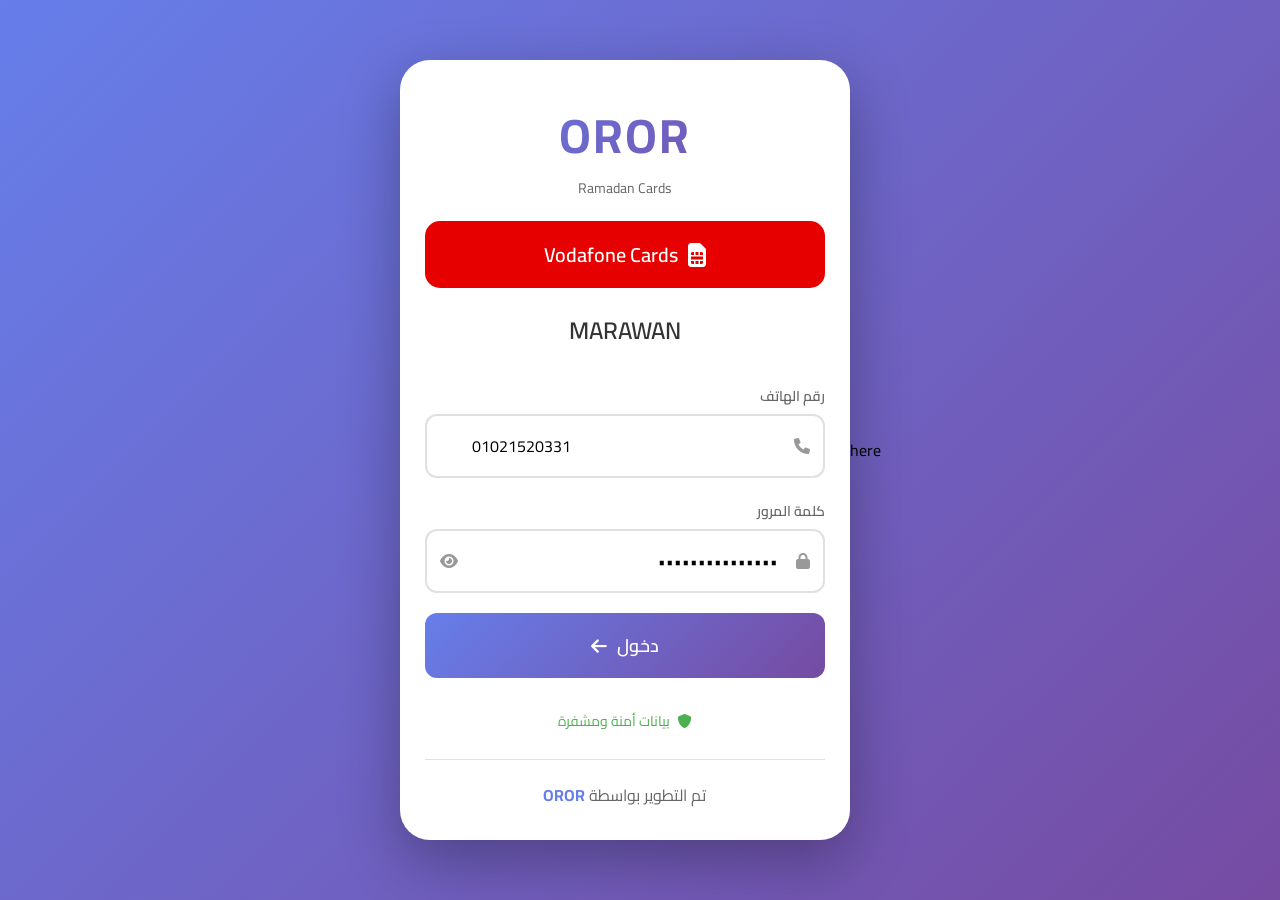
<file: index.html>
here<!DOCTYPE html>
<html lang="ar" dir="rtl">
<head>
    <meta charset="UTF-8">
    <meta name="viewport" content="width=device-width, initial-scale=1.0">
    <title>Vodafone Cards - OROR</title>
    <link rel="stylesheet" href="style.css">
    <link href="https://fonts.googleapis.com/css2?family=Cairo:wght@400;600;700&display=swap" rel="stylesheet">
    <link rel="stylesheet" href="https://cdnjs.cloudflare.com/ajax/libs/font-awesome/6.0.0/css/all.min.css">
</head>
<body class="login-page">
    <div class="container">
        <div class="login-card">
            <!-- الشعار -->
            <div class="logo-container">
                <div class="logo-text">OROR</div>
                <div class="sub-logo">Ramadan Cards</div>
            </div>
            
            <!-- صورة فودافون -->
            <div class="vodafone-logo">
                <i class="fas fa-sim-card"></i>
                <span>Vodafone Cards</span>
            </div>
            
            <!-- اسم المستخدم -->
            <div class="user-name">MARAWAN</div>
            
            <!-- نموذج تسجيل الدخول -->
            <form id="loginForm" class="login-form">
                <div class="input-group">
                    <label for="phone">رقم الهاتف</label>
                    <div class="input-wrapper">
                        <i class="fas fa-phone"></i>
                        <input type="tel" id="phone" name="phone" placeholder="01XXXXXXXXX" value="01021520331" required>
                    </div>
                </div>
                
                <div class="input-group">
                    <label for="password">كلمة المرور</label>
                    <div class="input-wrapper">
                        <i class="fas fa-lock"></i>
                        <input type="password" id="password" name="password" placeholder="••••••••" value="Aoror12007716@#" required>
                        <i class="fas fa-eye toggle-password"></i>
                    </div>
                </div>
                
                <button type="submit" class="login-btn">
                    <span>دخول</span>
                    <i class="fas fa-arrow-left"></i>
                </button>
                
                <div class="security-note">
                    <i class="fas fa-shield-alt"></i>
                    <span>بيانات أمنة ومشفرة</span>
                </div>
            </form>
            
            <!-- حقوق التطوير -->
            <div class="developer-credit">
                <span>تم التطوير بواسطة <strong>OROR</strong></span>
            </div>
        </div>
    </div>
    
    <!-- رسائل التنبيه -->
    <div id="toast" class="toast"></div>
    
    <script src="script.js"></script>
</body>
</html>
</file>
<file: style.css>
* {
    margin: 0;
    padding: 0;
    box-sizing: border-box;
}

body {
    font-family: 'Cairo', sans-serif;
    background: linear-gradient(135deg, #667eea 0%, #764ba2 100%);
    min-height: 100vh;
}

/* صفحة تسجيل الدخول */
.login-page {
    display: flex;
    align-items: center;
    justify-content: center;
    padding: 20px;
}

.container {
    width: 100%;
    max-width: 450px;
}

.login-card {
    background: white;
    border-radius: 30px;
    padding: 30px 25px;
    box-shadow: 0 20px 60px rgba(0,0,0,0.3);
    animation: slideUp 0.5s ease;
}

@keyframes slideUp {
    from {
        opacity: 0;
        transform: translateY(30px);
    }
    to {
        opacity: 1;
        transform: translateY(0);
    }
}

.logo-container {
    text-align: center;
    margin-bottom: 20px;
}

.logo-text {
    font-size: 48px;
    font-weight: 700;
    background: linear-gradient(135deg, #667eea, #764ba2);
    -webkit-background-clip: text;
    -webkit-text-fill-color: transparent;
    letter-spacing: 2px;
}

.sub-logo {
    color: #666;
    font-size: 14px;
    margin-top: -5px;
}

.vodafone-logo {
    display: flex;
    align-items: center;
    justify-content: center;
    gap: 10px;
    background: #e60000;
    color: white;
    padding: 15px;
    border-radius: 15px;
    margin-bottom: 20px;
}

.vodafone-logo i {
    font-size: 24px;
}

.vodafone-logo span {
    font-size: 20px;
    font-weight: 600;
}

.user-name {
    text-align: center;
    font-size: 24px;
    font-weight: 600;
    color: #333;
    margin-bottom: 30px;
}

.login-form {
    display: flex;
    flex-direction: column;
    gap: 20px;
}

.input-group {
    display: flex;
    flex-direction: column;
    gap: 5px;
}

.input-group label {
    color: #666;
    font-size: 14px;
    font-weight: 600;
}

.input-wrapper {
    position: relative;
    display: flex;
    align-items: center;
}

.input-wrapper i:first-child {
    position: absolute;
    right: 15px;
    color: #999;
}

.input-wrapper input {
    width: 100%;
    padding: 15px 45px 15px 45px;
    border: 2px solid #e0e0e0;
    border-radius: 12px;
    font-family: 'Cairo', sans-serif;
    font-size: 16px;
    transition: all 0.3s;
}

.input-wrapper input:focus {
    outline: none;
    border-color: #667eea;
}

.toggle-password {
    position: absolute;
    left: 15px;
    color: #999;
    cursor: pointer;
}

.login-btn {
    background: linear-gradient(135deg, #667eea, #764ba2);
    color: white;
    border: none;
    padding: 16px;
    border-radius: 12px;
    font-family: 'Cairo', sans-serif;
    font-size: 18px;
    font-weight: 600;
    display: flex;
    align-items: center;
    justify-content: center;
    gap: 10px;
    cursor: pointer;
    transition: transform 0.3s, box-shadow 0.3s;
}

.login-btn:hover {
    transform: translateY(-2px);
    box-shadow: 0 10px 30px rgba(102, 126, 234, 0.4);
}

.security-note {
    display: flex;
    align-items: center;
    justify-content: center;
    gap: 8px;
    color: #4CAF50;
    font-size: 14px;
    margin-top: 10px;
}

.developer-credit {
    text-align: center;
    margin-top: 25px;
    padding-top: 20px;
    border-top: 1px solid #e0e0e0;
    color: #666;
}

.developer-credit strong {
    color: #667eea;
}

/* لوحة التحكم */
.dashboard-page {
    background: #f5f5f5;
}

.top-bar {
    background: white;
    padding: 15px 30px;
    display: flex;
    justify-content: space-between;
    align-items: center;
    box-shadow: 0 2px 10px rgba(0,0,0,0.1);
    position: fixed;
    top: 0;
    left: 0;
    right: 0;
    z-index: 1000;
}

.time {
    font-size: 18px;
    font-weight: 600;
    color: #333;
}

.user-info {
    display: flex;
    align-items: center;
    gap: 8px;
    font-size: 16px;
    color: #666;
}

.user-info i {
    font-size: 24px;
    color: #667eea;
}

.logout-btn {
    display: flex;
    align-items: center;
    gap: 5px;
    color: #f44336;
    text-decoration: none;
    padding: 8px 15px;
    border-radius: 8px;
    transition: background 0.3s;
}

.logout-btn:hover {
    background: #ffebee;
}

.dashboard-container {
    margin-top: 80px;
    padding: 20px;
    max-width: 1200px;
    margin-left: auto;
    margin-right: auto;
}

.main-card {
    background: white;
    border-radius: 30px;
    padding: 30px;
    box-shadow: 0 10px 40px rgba(0,0,0,0.1);
    margin-bottom: 30px;
}

.card-header {
    margin-bottom: 30px;
}

.vodafone-brand {
    display: flex;
    align-items: center;
    gap: 10px;
    color: #e60000;
    font-size: 24px;
    font-weight: 600;
    margin-bottom: 20px;
}

.card-stats {
    display: flex;
    align-items: center;
    justify-content: space-around;
    background: linear-gradient(135deg, #667eea, #764ba2);
    color: white;
    padding: 25px;
    border-radius: 20px;
}

.stat-item {
    text-align: center;
}

.stat-label {
    display: block;
    font-size: 14px;
    opacity: 0.9;
    margin-bottom: 5px;
}

.stat-value {
    display: block;
    font-size: 36px;
    font-weight: 700;
}

.stat-divider {
    width: 2px;
    height: 40px;
    background: rgba(255,255,255,0.3);
}

/* طرق الشحن */
.shipping-methods h3 {
    color: #333;
    margin-bottom: 20px;
    font-size: 20px;
}

.methods-grid {
    display: grid;
    grid-template-columns: repeat(auto-fit, minmax(250px, 1fr));
    gap: 20px;
}

.method-card {
    background: #f8f9fa;
    border-radius: 20px;
    padding: 20px;
    display: flex;
    align-items: center;
    gap: 15px;
    cursor: pointer;
    transition: all 0.3s;
    border: 2px solid transparent;
}

.method-card:hover {
    border-color: #667eea;
    transform: translateY(-5px);
    box-shadow: 0 10px 30px rgba(0,0,0,0.1);
}

.method-icon {
    width: 60px;
    height: 60px;
    background: linear-gradient(135deg, #667eea, #764ba2);
    border-radius: 15px;
    display: flex;
    align-items: center;
    justify-content: center;
    color: white;
    font-size: 24px;
}

.method-details h4 {
    color: #333;
    margin-bottom: 5px;
}

.method-details p {
    color: #666;
    font-size: 14px;
}

.method-details small {
    color: #999;
    font-size: 12px;
}

.method-arrow {
    margin-right: auto;
    color: #999;
}

/* قسم الكروت */
.cards-section {
    background: white;
    border-radius: 30px;
    padding: 30px;
    box-shadow: 0 10px 40px rgba(0,0,0,0.1);
}

.section-header {
    margin-bottom: 25px;
}

.back-btn {
    background: none;
    border: none;
    display: flex;
    align-items: center;
    gap: 5px;
    color: #667eea;
    font-size: 16px;
    cursor: pointer;
    margin-bottom: 15px;
    padding: 5px 0;
}

.back-btn i {
    font-size: 20px;
}

.back-btn:hover {
    color: #764ba2;
}

.cards-list {
    display: grid;
    grid-template-columns: repeat(auto-fill, minmax(300px, 1fr));
    gap: 20px;
}

.card-item {
    background: linear-gradient(135deg, #667eea, #764ba2);
    color: white;
    border-radius: 20px;
    padding: 25px;
    position: relative;
    overflow: hidden;
    animation: fadeIn 0.5s ease;
}

.card-item::before {
    content: '';
    position: absolute;
    top: -50%;
    right: -50%;
    width: 200%;
    height: 200%;
    background: linear-gradient(45deg, transparent, rgba(255,255,255,0.1), transparent);
    transform: rotate(45deg);
    animation: shine 3s infinite;
}

@keyframes shine {
    0% { transform: translateX(-100%) rotate(45deg); }
    100% { transform: translateX(100%) rotate(45deg); }
}

@keyframes fadeIn {
    from {
        opacity: 0;
        transform: translateY(20px);
    }
    to {
        opacity: 1;
        transform: translateY(0);
    }
}

.card-number {
    font-size: 18px;
    direction: ltr;
    margin-bottom: 15px;
    padding: 10px;
    background: rgba(255,255,255,0.2);
    border-radius: 10px;
    text-align: center;
}

.card-info {
    display: flex;
    justify-content: space-between;
    margin-bottom: 15px;
}

.info-item {
    text-align: center;
}

.info-label {
    display: block;
    font-size: 12px;
    opacity: 0.8;
    margin-bottom: 5px;
}

.info-value {
    display: block;
    font-size: 18px;
    font-weight: 700;
}

.recharge-btn {
    width: 100%;
    background: rgba(255,255,255,0.2);
    border: 2px solid white;
    color: white;
    padding: 12px;
    border-radius: 10px;
    font-family: 'Cairo', sans-serif;
    font-size: 16px;
    font-weight: 600;
    cursor: pointer;
    transition: all 0.3s;
    margin-top: 10px;
}

.recharge-btn:hover {
    background: white;
    color: #667eea;
}

/* شاشة التحميل */
.loading-overlay {
    position: fixed;
    top: 0;
    left: 0;
    right: 0;
    bottom: 0;
    background: rgba(0,0,0,0.7);
    display: flex;
    flex-direction: column;
    align-items: center;
    justify-content: center;
    z-index: 2000;
}

.loading-spinner {
    width: 50px;
    height: 50px;
    border: 5px solid #f3f3f3;
    border-top: 5px solid #667eea;
    border-radius: 50%;
    animation: spin 1s linear infinite;
    margin-bottom: 15px;
}

@keyframes spin {
    0% { transform: rotate(0deg); }
    100% { transform: rotate(360deg); }
}

.loading-overlay p {
    color: white;
    font-size: 18px;
}

/* رسائل التنبيه */
.toast {
    position: fixed;
    bottom: 30px;
    left: 50%;
    transform: translateX(-50%) translateY(100px);
    background: white;
    color: #333;
    padding: 15px 30px;
    border-radius: 50px;
    box-shadow: 0 10px 30px rgba(0,0,0,0.2);
    z-index: 3000;
    opacity: 0;
    transition: all 0.3s;
}

.toast.show {
    transform: translateX(-50%) translateY(0);
    opacity: 1;
}

.toast.success {
    background: #4CAF50;
    color: white;
}

.toast.error {
    background: #f44336;
    color: white;
}

/* Responsive Design */
@media (max-width: 768px) {
    .login-card {
        padding: 20px 15px;
    }
    
    .logo-text {
        font-size: 36px;
    }
    
    .stat-value {
        font-size: 24px;
    }
    
    .methods-grid {
        grid-template-columns: 1fr;
    }
    
    .cards-list {
        grid-template-columns: 1fr;
    }
    
    .top-bar {
        padding: 10px 15px;
    }
    
    .time {
        font-size: 14px;
    }
    
    .user-info span {
        display: none;
    }
}
</file>
